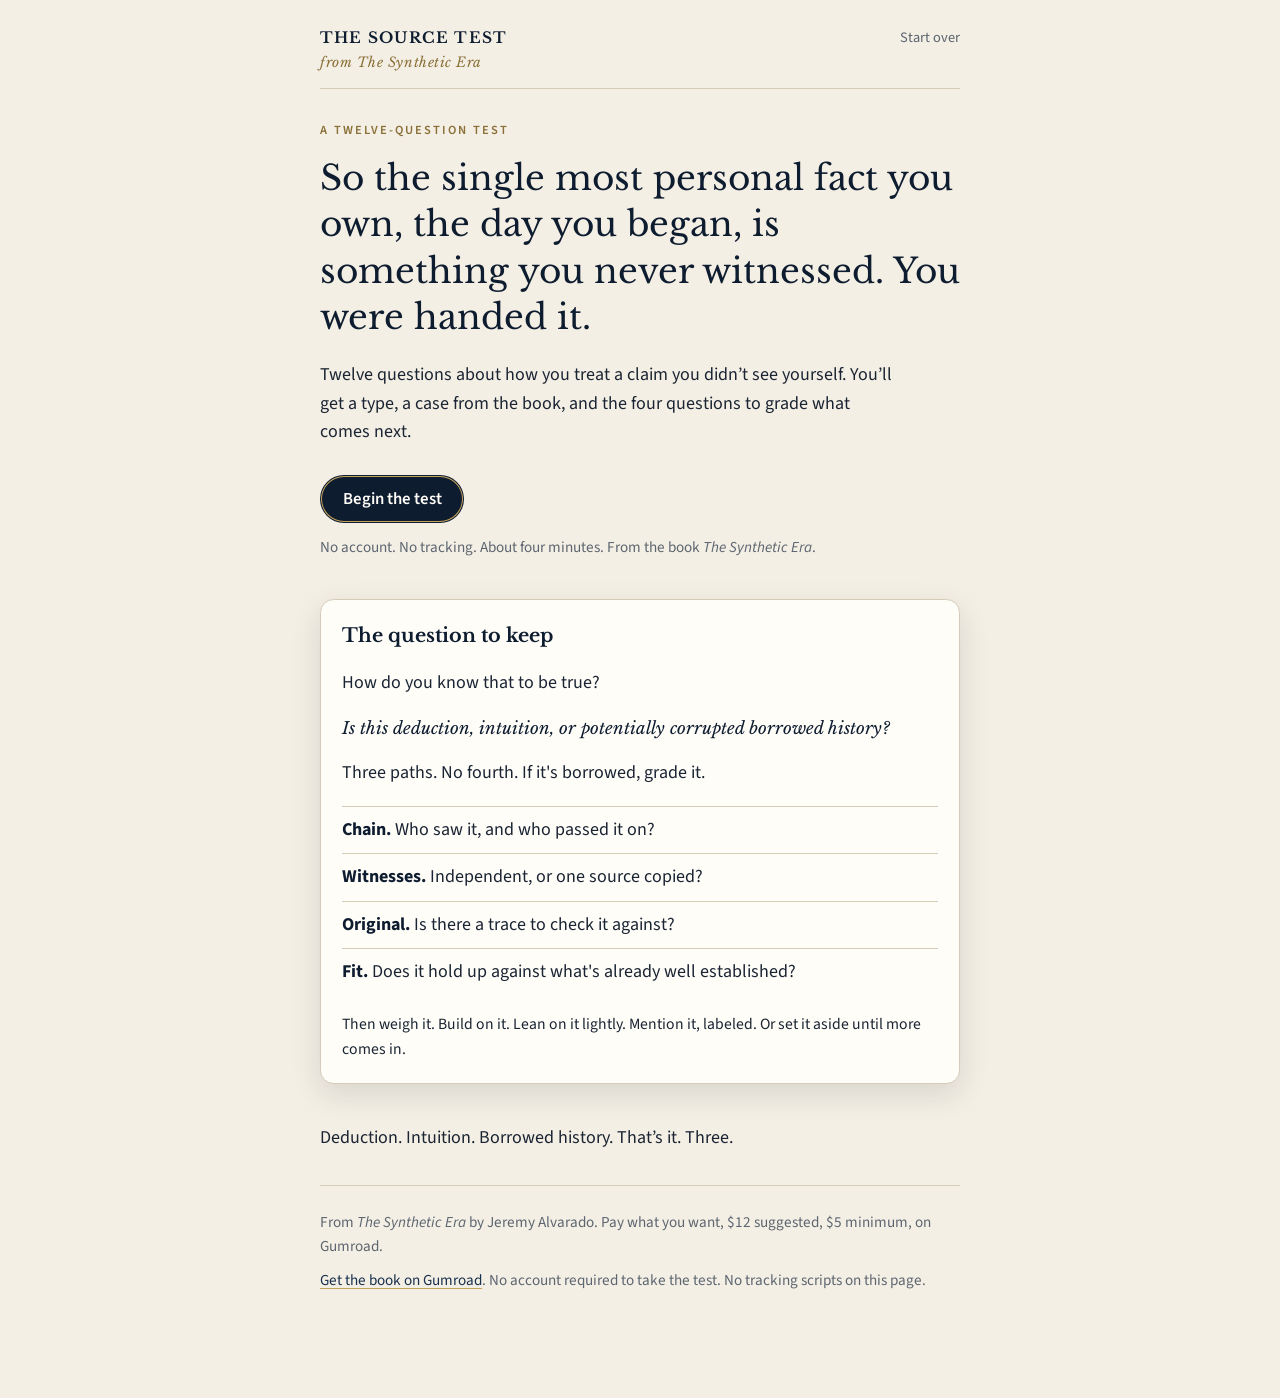
<file: index.html>
<!DOCTYPE html>
<html lang="en">
  <head>
    <meta charset="utf-8" />
    <meta name="viewport" content="width=device-width, initial-scale=1, viewport-fit=cover" />
    <meta name="theme-color" content="#0e1c30" />
    <meta name="color-scheme" content="light" />
    <title>The Source Test — from The Synthetic Era</title>
    <meta
      name="description"
      content="Your birthday is something you never witnessed. You were handed it. Twelve questions about how you grade a claim you didn’t see yourself, from the book The Synthetic Era."
    />
    <meta name="robots" content="index,follow" />
    <link rel="canonical" href="https://zcloud8891.github.io/source-test/" />
    <meta property="og:title" content="The Source Test — from The Synthetic Era" />
    <meta property="og:url" content="https://zcloud8891.github.io/source-test/" />
    <meta
      property="og:description"
      content="So the single most personal fact you own, the day you began, is something you never witnessed. You were handed it."
    />
    <meta property="og:image" content="https://zcloud8891.github.io/source-test/assets/og.png" />
    <meta property="og:type" content="website" />
    <meta name="twitter:card" content="summary_large_image" />
    <meta name="twitter:title" content="The Source Test — from The Synthetic Era" />
    <meta
      name="twitter:description"
      content="Twelve questions about how you grade what you were handed."
    />
    <meta name="twitter:image" content="https://zcloud8891.github.io/source-test/assets/og.png" />
    <link rel="icon" href="assets/favicon.svg" type="image/svg+xml" />
    <link rel="apple-touch-icon" href="assets/apple-touch-icon.png" />
    <link rel="stylesheet" href="css/styles.css" />
  </head>
  <body>
    <a class="skip-link" href="#main">Skip to content</a>
    <div class="wrap">
      <header class="site-header">
        <a class="wordmark" href="#start">The Source Test <span>from The Synthetic Era</span></a>
        <a class="header-link" href="#start" data-restart>Start over</a>
      </header>

      <main id="main">
        <noscript>
          <div class="noscript">
            <p>
              The Source Test needs JavaScript, which runs only in your browser. Nothing is sent to a
              server. Please turn JavaScript on, or open this page in a browser that allows it.
            </p>
            <p>
              The book is
              <a href="https://dojostudios.gumroad.com/l/lxlyos?utm_source=source-test&amp;utm_medium=quiz&amp;utm_campaign=the-source-test&amp;utm_content=site&amp;utm_term=cta-noscript">The Synthetic Era</a>,
              Pay what you want, $12 suggested, $5 minimum, on Gumroad.
            </p>
          </div>
        </noscript>

        <section id="view-start" hidden></section>
        <section id="view-quiz" hidden aria-live="polite"></section>
        <section id="view-result" hidden></section>
        <section id="view-reveal" hidden></section>
      </main>

      <footer class="site-footer">
        <p>
          From <cite>The Synthetic Era</cite> by Jeremy Alvarado.
          Pay what you want, $12 suggested, $5 minimum, on Gumroad.
        </p>
        <p>
          <a id="footer-book" href="https://dojostudios.gumroad.com/l/lxlyos?utm_source=source-test&amp;utm_medium=quiz&amp;utm_campaign=the-source-test&amp;utm_content=site&amp;utm_term=cta-footer">Get the book on Gumroad</a>.
          No account required to take the test. No tracking scripts on this page.
        </p>
      </footer>
    </div>
    <script src="js/data.js"></script>
    <script src="js/quiz.js"></script>
  </body>
</html>
</file>
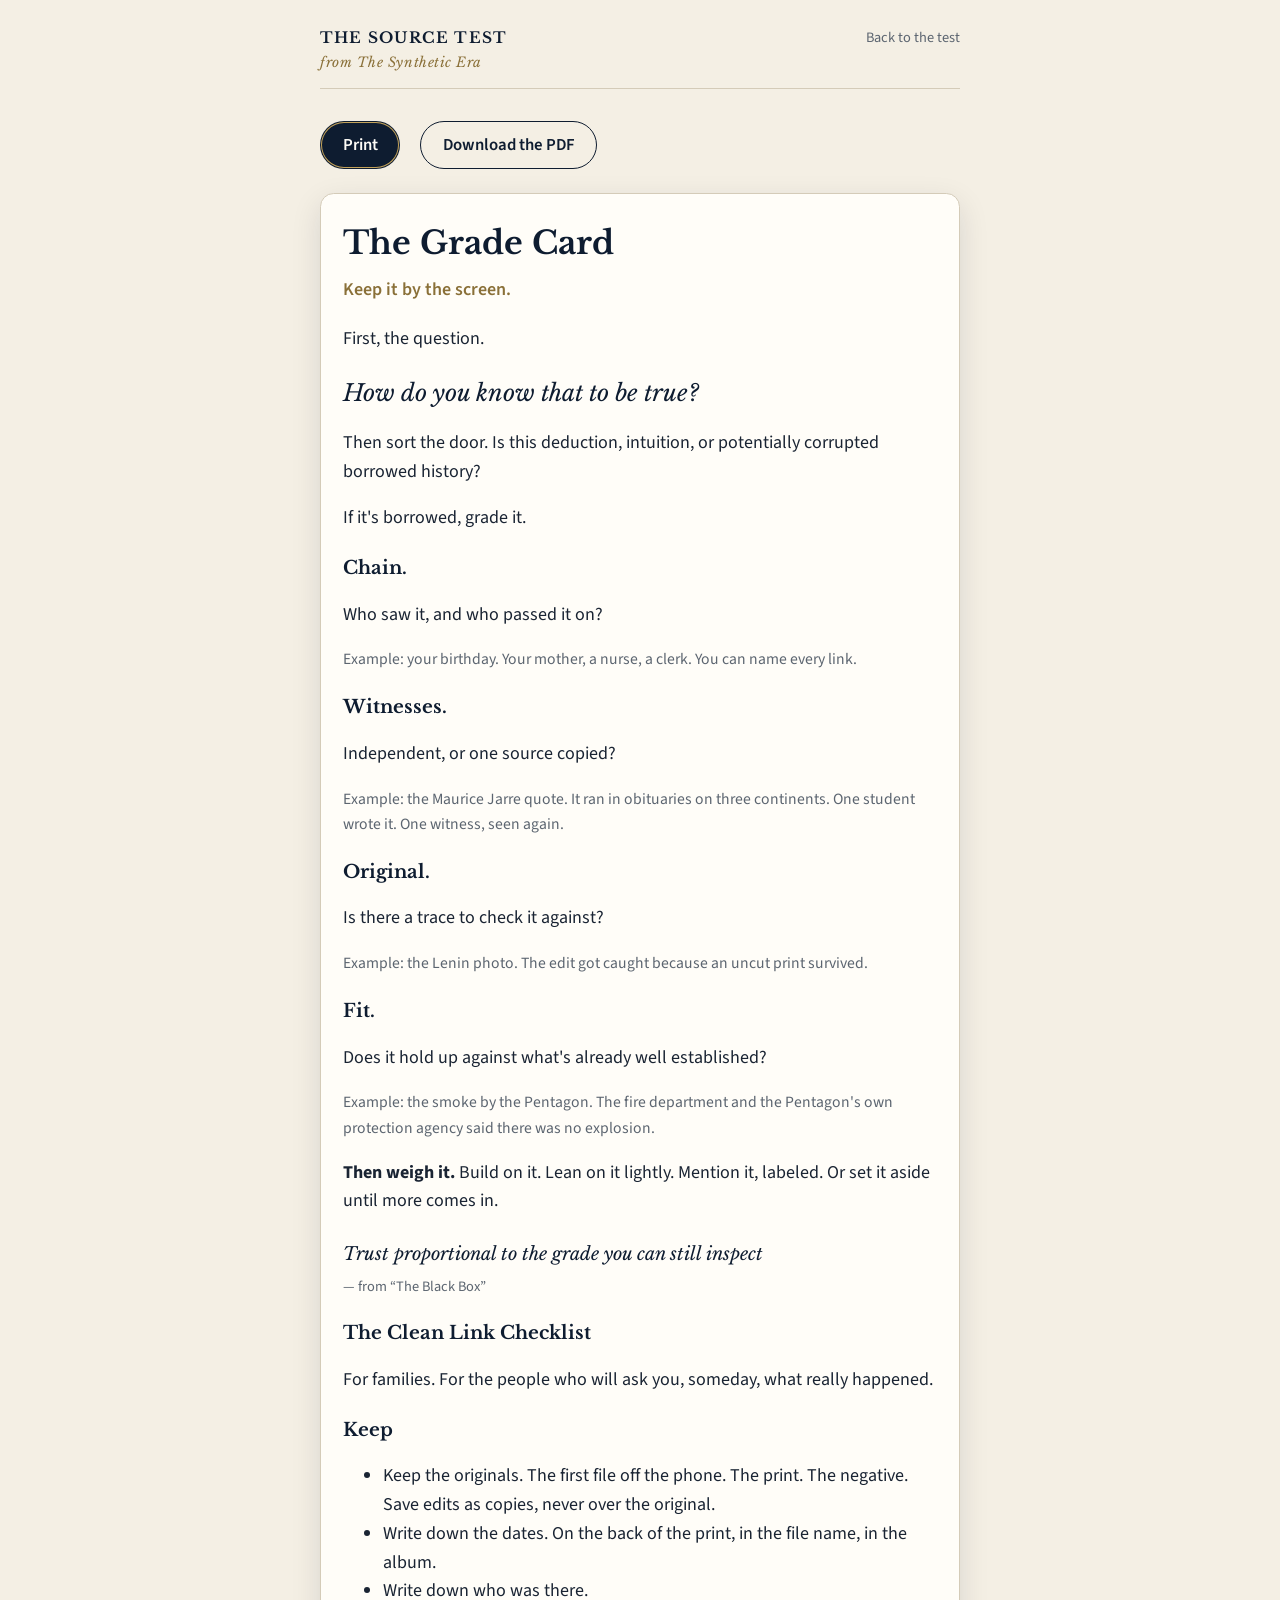
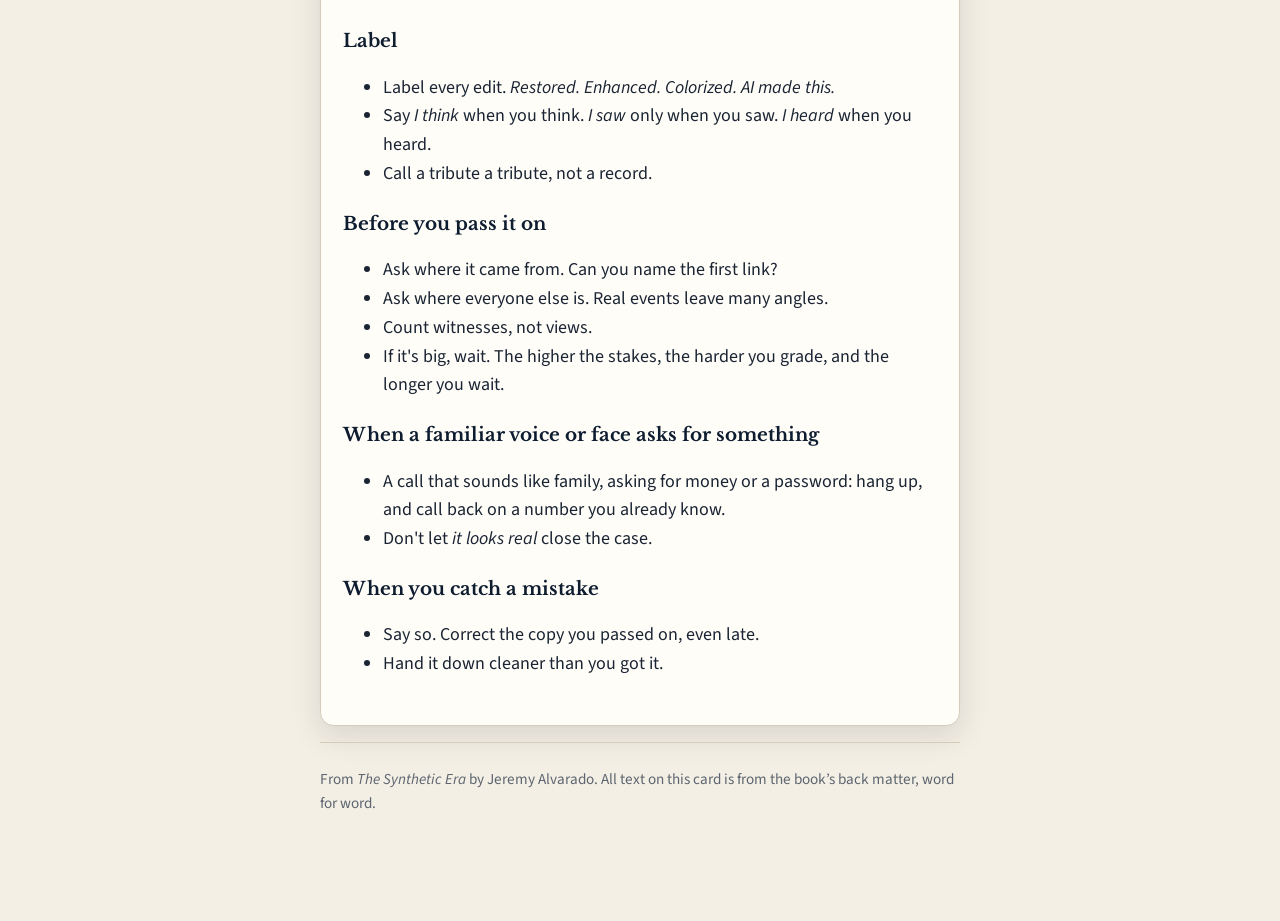
<file: grade-card.html>
<!DOCTYPE html>
<html lang="en">
  <head>
    <meta charset="utf-8" />
    <meta name="viewport" content="width=device-width, initial-scale=1" />
    <meta name="theme-color" content="#0e1c30" />
    <title>The Grade Card — The Synthetic Era</title>
    <meta name="description" content="The Grade Card from The Synthetic Era. Keep it by the screen." />
    <link rel="icon" href="assets/favicon.svg" type="image/svg+xml" />
    <link rel="stylesheet" href="css/styles.css" />
    <style>
      .print-actions { margin: 0 0 1.5rem; }
      .grade-sheet {
        background: var(--white);
        border: 1px solid var(--rule);
        border-radius: var(--radius);
        padding: 1.5rem 1.4rem 1.75rem;
        box-shadow: var(--shadow);
      }
      .grade-sheet h1 {
        margin: 0 0 0.4rem;
        font-family: var(--serif);
        font-size: 2rem;
        color: var(--navy);
      }
      .grade-sheet .keep { color: var(--gold-dim); font-weight: 600; margin: 0 0 1.25rem; }
      .grade-sheet h2 {
        margin: 1.25rem 0 0.5rem;
        font-family: var(--serif);
        font-size: 1.15rem;
        color: var(--navy);
      }
      .grade-sheet h2.filter-q {
        font-size: 1.45rem;
        font-weight: 400;
        font-style: italic;
      }
      .example { color: var(--muted); font-size: 0.98rem; margin: 0.15rem 0 0.35rem; }
      .epigraph { margin-top: 1.5rem; }
      .epigraph p { font-family: var(--serif); font-style: italic; color: var(--navy); margin: 0; }
      .epigraph cite { display: block; margin-top: 0.4rem; font-style: normal; color: var(--muted); font-size: 0.9rem; }
      @media print {
        .print-actions, .site-header, .site-footer, .skip-link { display: none !important; }
        .wrap { width: auto; margin: 0; padding: 0; }
        .grade-sheet { box-shadow: none; border: 0; padding: 0; }
        h2.checklist { break-before: page; }
      }
    </style>
  </head>
  <body>
    <a class="skip-link" href="#main">Skip to content</a>
    <div class="wrap">
      <header class="site-header">
        <a class="wordmark" href="index.html#start">The Source Test <span>from The Synthetic Era</span></a>
        <a class="header-link" href="index.html#start">Back to the test</a>
      </header>
      <main id="main">
        <div class="print-actions cta-row">
          <button type="button" class="btn btn-gold" onclick="window.print()">Print</button>
          <a class="btn btn-ghost" href="pdf/grade-card.pdf">Download the PDF</a>
        </div>
        <article class="grade-sheet">
          <h1>The Grade Card</h1>
          <p class="keep">Keep it by the screen.</p>
          <p>First, the question.</p>
          <h2 class="filter-q">How do you know that to be true?</h2>
          <p>Then sort the door. Is this deduction, intuition, or potentially corrupted borrowed history?</p>
          <p>If it's borrowed, grade it.</p>

          <h2>Chain.</h2>
          <p>Who saw it, and who passed it on?</p>
          <p class="example">Example: your birthday. Your mother, a nurse, a clerk. You can name every link.</p>

          <h2>Witnesses.</h2>
          <p>Independent, or one source copied?</p>
          <p class="example">Example: the Maurice Jarre quote. It ran in obituaries on three continents. One student wrote it. One witness, seen again.</p>

          <h2>Original.</h2>
          <p>Is there a trace to check it against?</p>
          <p class="example">Example: the Lenin photo. The edit got caught because an uncut print survived.</p>

          <h2>Fit.</h2>
          <p>Does it hold up against what's already well established?</p>
          <p class="example">Example: the smoke by the Pentagon. The fire department and the Pentagon's own protection agency said there was no explosion.</p>

          <p><strong>Then weigh it.</strong> Build on it. Lean on it lightly. Mention it, labeled. Or set it aside until more comes in.</p>

          <div class="epigraph">
            <p>Trust proportional to the grade you can still inspect</p>
            <cite>— from “The Black Box”</cite>
          </div>

          <h2 class="checklist">The Clean Link Checklist</h2>
          <p>For families. For the people who will ask you, someday, what really happened.</p>

          <h2>Keep</h2>
          <ul>
            <li>Keep the originals. The first file off the phone. The print. The negative. Save edits as copies, never over the original.</li>
            <li>Write down the dates. On the back of the print, in the file name, in the album.</li>
            <li>Write down who was there.</li>
          </ul>

          <h2>Label</h2>
          <ul>
            <li>Label every edit. <em>Restored. Enhanced. Colorized. AI made this.</em></li>
            <li>Say <em>I think</em> when you think. <em>I saw</em> only when you saw. <em>I heard</em> when you heard.</li>
            <li>Call a tribute a tribute, not a record.</li>
          </ul>

          <h2>Before you pass it on</h2>
          <ul>
            <li>Ask where it came from. Can you name the first link?</li>
            <li>Ask where everyone else is. Real events leave many angles.</li>
            <li>Count witnesses, not views.</li>
            <li>If it's big, wait. The higher the stakes, the harder you grade, and the longer you wait.</li>
          </ul>

          <h2>When a familiar voice or face asks for something</h2>
          <ul>
            <li>A call that sounds like family, asking for money or a password: hang up, and call back on a number you already know.</li>
            <li>Don't let <em>it looks real</em> close the case.</li>
          </ul>

          <h2>When you catch a mistake</h2>
          <ul>
            <li>Say so. Correct the copy you passed on, even late.</li>
            <li>Hand it down cleaner than you got it.</li>
          </ul>
        </article>
      </main>
      <footer class="site-footer">
        <p>From <cite>The Synthetic Era</cite> by Jeremy Alvarado. All text on this card is from the book’s back matter, word for word.</p>
      </footer>
    </div>
  </body>
</html>
</file>
<file: css/styles.css>
/* The Source Test — navy and gold, mobile-first, no tracking. */

@font-face {
  font-family: "Libre Baskerville";
  src: url("../fonts/LibreBaskerville-Regular.ttf") format("truetype");
  font-weight: 400;
  font-style: normal;
  font-display: swap;
}

@font-face {
  font-family: "Libre Baskerville";
  src: url("../fonts/LibreBaskerville-Bold.ttf") format("truetype");
  font-weight: 700;
  font-style: normal;
  font-display: swap;
}

@font-face {
  font-family: "Libre Baskerville";
  src: url("../fonts/LibreBaskerville-Italic.ttf") format("truetype");
  font-weight: 400;
  font-style: italic;
  font-display: swap;
}

@font-face {
  font-family: "Source Sans 3";
  src: url("../fonts/SourceSans3-Regular.ttf") format("truetype");
  font-weight: 400;
  font-style: normal;
  font-display: swap;
}

@font-face {
  font-family: "Source Sans 3";
  src: url("../fonts/SourceSans3-Semibold.ttf") format("truetype");
  font-weight: 600;
  font-style: normal;
  font-display: swap;
}

@font-face {
  font-family: "Source Sans 3";
  src: url("../fonts/SourceSans3-Bold.ttf") format("truetype");
  font-weight: 700;
  font-style: normal;
  font-display: swap;
}

@font-face {
  font-family: "Source Sans 3";
  src: url("../fonts/SourceSans3-Italic.ttf") format("truetype");
  font-weight: 400;
  font-style: italic;
  font-display: swap;
}

:root {
  --navy: #0e1c30;
  --navy-2: #17304d;
  --ink: #1a2433;
  --gold: #c4a35a;
  --gold-bright: #e0c375;
  --gold-dim: #8a7038;
  --paper: #f4efe4;
  --paper-2: #ebe4d6;
  --rule: #d4cbb8;
  --muted: #5c6570;
  --white: #fffdf8;
  --focus: #c4a35a;
  --shadow: 0 10px 30px rgba(14, 28, 48, 0.12);
  --sans: "Source Sans 3", "Source Sans Pro", "Segoe UI", sans-serif;
  --serif: "Libre Baskerville", "Palatino Linotype", Palatino, serif;
  --max: 40rem;
  --radius: 0.85rem;
}

*,
*::before,
*::after {
  box-sizing: border-box;
}

html {
  font-size: 100%;
  -webkit-text-size-adjust: 100%;
  scroll-behavior: smooth;
}

@media (prefers-reduced-motion: reduce) {
  html {
    scroll-behavior: auto;
  }
  *,
  *::before,
  *::after {
    animation: none !important;
    transition: none !important;
  }
}

body {
  margin: 0;
  min-height: 100vh;
  min-height: 100dvh;
  font-family: var(--sans);
  font-weight: 400;
  font-size: 1.0625rem;
  line-height: 1.6;
  color: var(--ink);
  background: var(--paper);
}

[hidden] {
  display: none !important;
}

img {
  max-width: 100%;
  height: auto;
}

a {
  color: var(--navy-2);
  text-decoration-color: var(--gold);
  text-decoration-thickness: 1px;
  text-underline-offset: 0.18em;
}

a:hover {
  color: var(--navy);
  text-decoration-thickness: 2px;
}

:focus-visible {
  outline: 3px solid var(--focus);
  outline-offset: 3px;
}

.skip-link {
  position: absolute;
  left: 0.75rem;
  top: -3rem;
  z-index: 20;
  padding: 0.5rem 0.85rem;
  background: var(--navy);
  color: var(--white);
  text-decoration: none;
  border-radius: 0 0 0.4rem 0.4rem;
}

.skip-link:focus {
  top: 0;
}

.wrap {
  width: min(var(--max), calc(100% - 2rem));
  margin-inline: auto;
  padding-bottom: 3.5rem;
}

.site-header {
  display: flex;
  align-items: flex-start;
  justify-content: space-between;
  gap: 1rem;
  padding: 1.1rem 0 0.9rem;
  border-bottom: 1px solid var(--rule);
  margin-bottom: 2rem;
}

.wordmark {
  display: flex;
  flex-direction: column;
  align-items: flex-start;
  gap: 0.15rem;
  font-family: var(--serif);
  font-weight: 700;
  font-size: 0.95rem;
  letter-spacing: 0.08em;
  text-transform: uppercase;
  color: var(--navy);
  text-decoration: none;
}

.wordmark:hover {
  color: var(--navy);
  text-decoration: none;
}

.wordmark span {
  color: var(--gold-dim);
  font-weight: 400;
  letter-spacing: 0.04em;
  text-transform: none;
  font-style: italic;
  font-size: 0.85rem;
  margin-left: 0;
}

.header-link {
  font-size: 0.9rem;
  color: var(--muted);
  text-decoration: none;
}

.header-link:hover {
  color: var(--navy);
}

/* Landing */

.kicker {
  margin: 0 0 0.85rem;
  font-size: 0.78rem;
  font-weight: 600;
  letter-spacing: 0.16em;
  text-transform: uppercase;
  color: var(--gold-dim);
}

.headline {
  margin: 0 0 1.25rem;
  font-family: var(--serif);
  font-weight: 400;
  font-size: clamp(1.65rem, 6vw, 2.15rem);
  line-height: 1.35;
  color: var(--navy);
}

.lede {
  margin: 0 0 1.75rem;
  font-size: 1.125rem;
  color: var(--ink);
  max-width: 36rem;
}

.cta-row {
  display: flex;
  flex-wrap: wrap;
  gap: 0.75rem 1.25rem;
  align-items: center;
  margin-bottom: 0.75rem;
}

.btn {
  appearance: none;
  display: inline-flex;
  align-items: center;
  justify-content: center;
  gap: 0.4rem;
  min-height: 3rem;
  padding: 0.7rem 1.35rem;
  border: 1px solid transparent;
  border-radius: 999px;
  font-family: var(--sans);
  font-size: 1.05rem;
  font-weight: 600;
  line-height: 1.2;
  text-decoration: none;
  cursor: pointer;
  background: var(--navy);
  color: var(--white);
}

.btn:hover {
  background: var(--navy-2);
  color: var(--white);
  text-decoration: none;
}

.btn:active {
  transform: translateY(1px);
}

.btn-gold {
  background: var(--navy);
  box-shadow: inset 0 0 0 1px var(--gold);
}

.btn-ghost {
  background: transparent;
  color: var(--navy);
  border-color: var(--navy);
}

.btn-ghost:hover {
  background: var(--paper-2);
  color: var(--navy);
}

.btn-text {
  background: none;
  border: 0;
  color: var(--muted);
  min-height: 2.75rem;
  padding-inline: 0.4rem;
  font-weight: 600;
  border-radius: 0.4rem;
}

.btn-text:hover {
  color: var(--navy);
  background: none;
}

.fine {
  margin: 0 0 2.5rem;
  font-size: 0.95rem;
  color: var(--muted);
}

.card {
  background: var(--white);
  border: 1px solid var(--rule);
  border-radius: var(--radius);
  padding: 1.25rem 1.3rem 1.35rem;
  box-shadow: var(--shadow);
}

.grade-preview {
  margin: 2.25rem 0 2.5rem;
}

.grade-preview h2,
.panel h2,
.result-block h2,
.case-block h2 {
  margin: 0 0 0.75rem;
  font-family: var(--serif);
  font-size: 1.2rem;
  font-weight: 700;
  color: var(--navy);
}

.filter-line {
  font-family: var(--serif);
  font-style: italic;
  font-size: 1.05rem;
  line-height: 1.5;
  color: var(--navy);
  margin: 0.5rem 0 1rem;
}

.criteria {
  list-style: none;
  margin: 0;
  padding: 0;
}

.criteria li {
  padding: 0.55rem 0;
  border-top: 1px solid var(--rule);
}

.criteria strong {
  color: var(--navy);
}

.weigh {
  margin: 1rem 0 0;
  font-size: 0.98rem;
  color: var(--ink);
}

/* Quiz */

.progress-wrap {
  margin: 0 0 1.25rem;
}

.progress-meta {
  display: flex;
  justify-content: space-between;
  align-items: baseline;
  gap: 1rem;
  margin-bottom: 0.45rem;
  font-size: 0.9rem;
  color: var(--muted);
  font-weight: 600;
}

.progress-bar {
  height: 0.35rem;
  background: var(--paper-2);
  border-radius: 999px;
  overflow: hidden;
}

.progress-bar > span {
  display: block;
  height: 100%;
  width: 0%;
  background: var(--navy);
  border-right: 2px solid var(--gold);
  transition: width 0.25s ease;
}

.question-prompt {
  margin: 0 0 1.15rem;
  font-family: var(--serif);
  font-size: clamp(1.2rem, 4.5vw, 1.45rem);
  line-height: 1.45;
  color: var(--navy);
}

.answers {
  display: grid;
  gap: 0.7rem;
  margin: 0 0 1.25rem;
  padding: 0;
  list-style: none;
}
.answers li {
  list-style: none;
  margin: 0;
  padding: 0;
}

.answer {
  display: block;
  width: 100%;
  text-align: left;
  min-height: 3.25rem;
  padding: 0.9rem 1rem;
  border-radius: 0.75rem;
  border: 1px solid var(--rule);
  background: var(--white);
  color: var(--ink);
  font-family: var(--sans);
  font-size: 1.02rem;
  line-height: 1.45;
  cursor: pointer;
}

.answer:hover,
.answer:focus-visible {
  border-color: var(--navy);
  background: var(--white);
}

.answer[aria-pressed="true"] {
  border-color: var(--navy);
  box-shadow: inset 0 0 0 1px var(--navy), 0 0 0 1px var(--gold);
  background: var(--paper);
}

.quiz-nav {
  display: flex;
  flex-wrap: wrap;
  gap: 0.5rem;
  align-items: center;
}

/* Result */

.type-kicker {
  margin: 0 0 0.4rem;
  font-size: 0.78rem;
  font-weight: 600;
  letter-spacing: 0.16em;
  text-transform: uppercase;
  color: var(--gold-dim);
}

.type-name {
  margin: 0 0 0.6rem;
  font-family: var(--serif);
  font-size: clamp(2rem, 8vw, 2.8rem);
  line-height: 1.15;
  color: var(--navy);
}

.type-one {
  margin: 0 0 1.25rem;
  font-size: 1.15rem;
  color: var(--ink);
}

.read {
  margin: 0 0 1.5rem;
}

blockquote,
.book-quote {
  margin: 1.25rem 0;
  padding: 0.2rem 0 0.2rem 1rem;
  border-left: 3px solid var(--gold);
  font-family: var(--serif);
  font-style: italic;
  font-size: 1.05rem;
  line-height: 1.55;
  color: var(--navy);
}

.book-quote cite {
  display: block;
  margin-top: 0.65rem;
  font-family: var(--sans);
  font-style: normal;
  font-size: 0.9rem;
  color: var(--muted);
}

.result-block {
  margin: 0 0 1.5rem;
}

.skip-name {
  font-family: var(--serif);
  font-weight: 700;
  color: var(--navy);
}

.case-grade {
  display: inline-block;
  margin: 0 0 0.5rem;
  font-size: 0.78rem;
  font-weight: 700;
  letter-spacing: 0.12em;
  text-transform: uppercase;
  color: var(--gold-dim);
}

.share-row {
  display: flex;
  flex-wrap: wrap;
  gap: 0.6rem;
  margin: 1.25rem 0 0.5rem;
}

.share-status {
  min-height: 1.4rem;
  font-size: 0.95rem;
  color: var(--muted);
}

/* Reveal */

.reveal-list {
  display: grid;
  gap: 1rem;
  margin: 1rem 0 2rem;
}

.case-card {
  background: var(--white);
  border: 1px solid var(--rule);
  border-radius: var(--radius);
  padding: 1.15rem 1.2rem 1.25rem;
}

.case-card h3 {
  margin: 0 0 0.15rem;
  font-family: var(--serif);
  font-size: 1.15rem;
  color: var(--navy);
}

.case-ch {
  margin: 0 0 0.7rem;
  font-size: 0.9rem;
  color: var(--muted);
}

.site-footer {
  border-top: 1px solid var(--rule);
  margin-top: 1rem;
  padding: 1.5rem 0 2.5rem;
  font-size: 0.95rem;
  color: var(--muted);
}

.site-footer p {
  margin: 0 0 0.6rem;
}

.paths {
  margin: 2rem 0;
}

.sr-only {
  position: absolute;
  width: 1px;
  height: 1px;
  padding: 0;
  margin: -1px;
  overflow: hidden;
  clip: rect(0, 0, 0, 0);
  white-space: nowrap;
  border: 0;
}

.shared-banner {
  margin: 0 0 1.25rem;
  padding: 0.75rem 1rem;
  background: var(--paper-2);
  border-left: 3px solid var(--gold);
  border-radius: 0 0.5rem 0.5rem 0;
  font-size: 0.98rem;
}

.noscript {
  width: min(var(--max), calc(100% - 2rem));
  margin: 2rem auto;
  padding: 1rem 1.1rem;
  background: var(--paper-2);
  border-left: 3px solid var(--gold);
}

@media (max-width: 639px) {
  .cta-row .btn-gold {
    width: 100%;
    text-align: center;
    white-space: normal;
    line-height: 1.3;
    padding: 0.85rem 1.1rem;
  }
}

@media (min-width: 640px) {
  body {
    font-size: 1.125rem;
  }
  .wrap {
    padding-top: 0.5rem;
  }
}

@media print {
  .site-header,
  .cta-row,
  .share-row,
  .quiz-nav,
  .btn,
  .fine {
    display: none !important;
  }
  body {
    background: white;
    color: black;
  }
  .card,
  .case-card {
    box-shadow: none;
    break-inside: avoid;
  }
}
</file>
